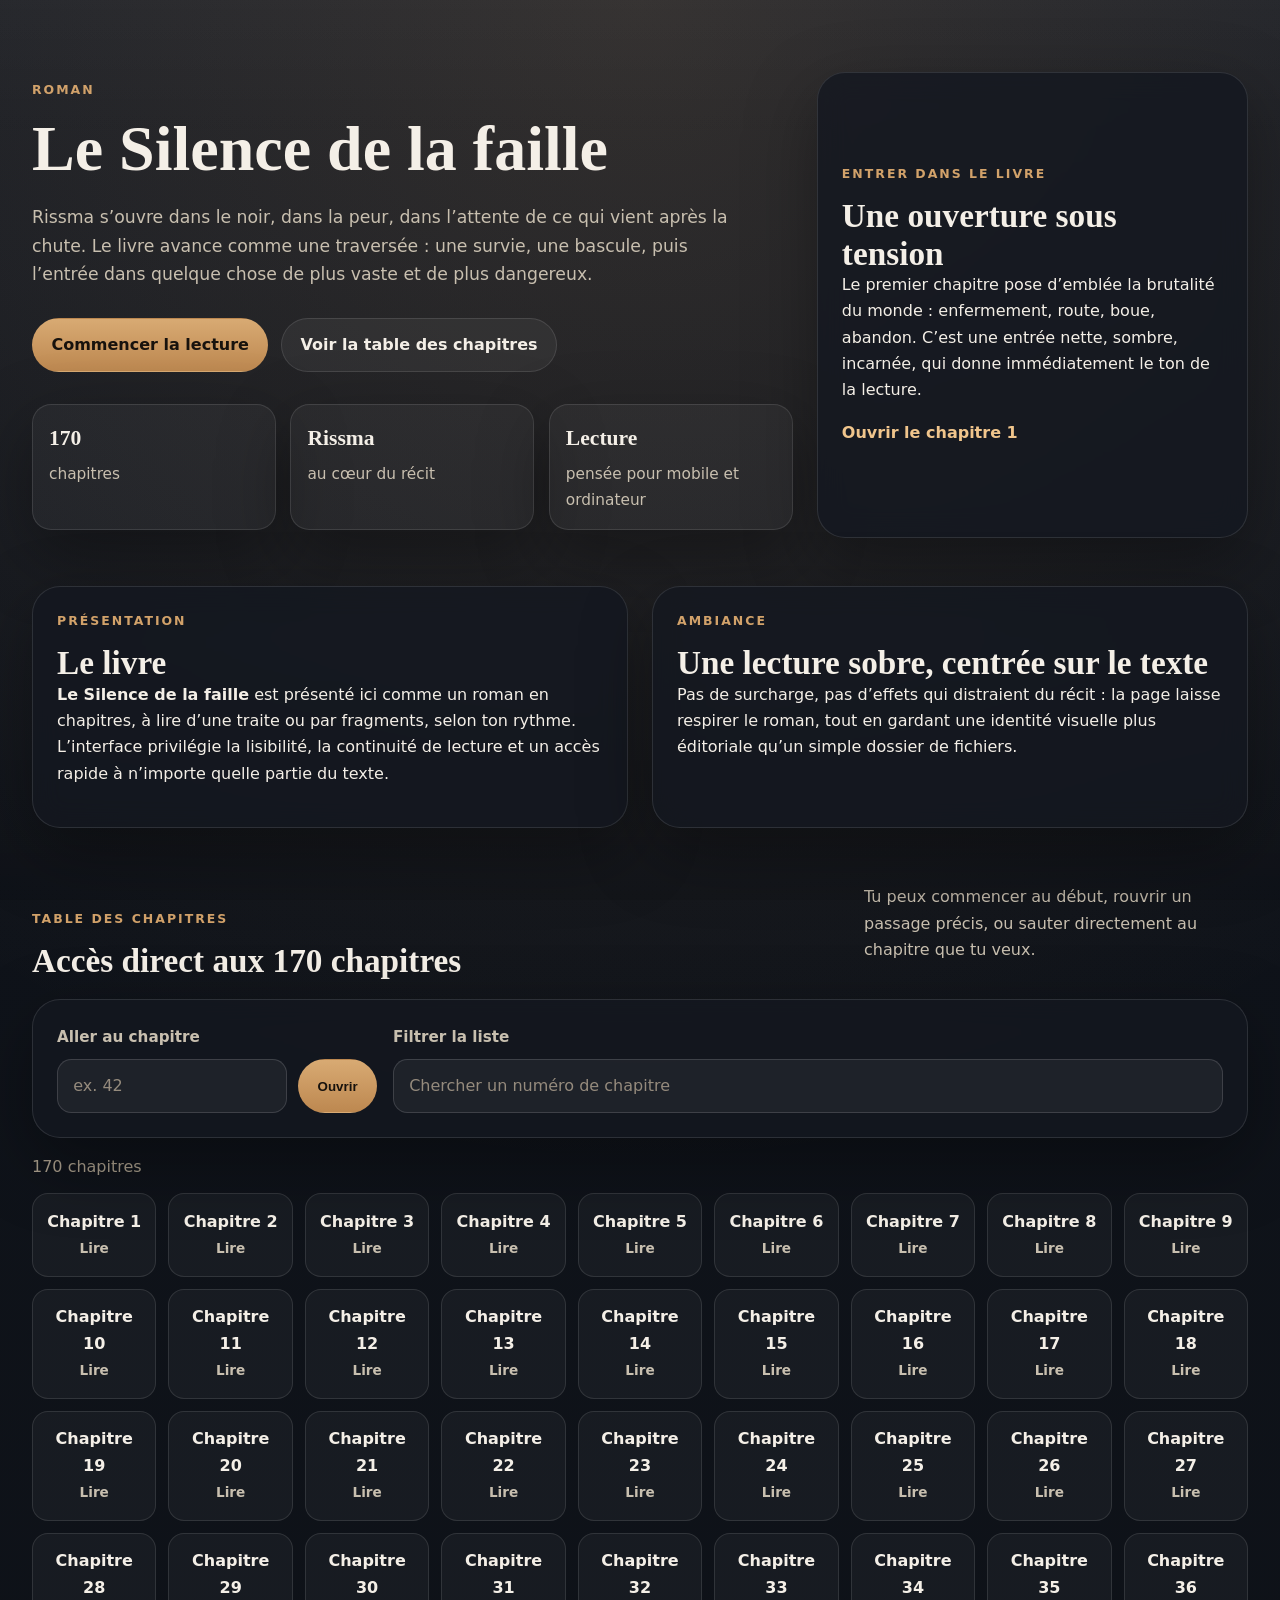
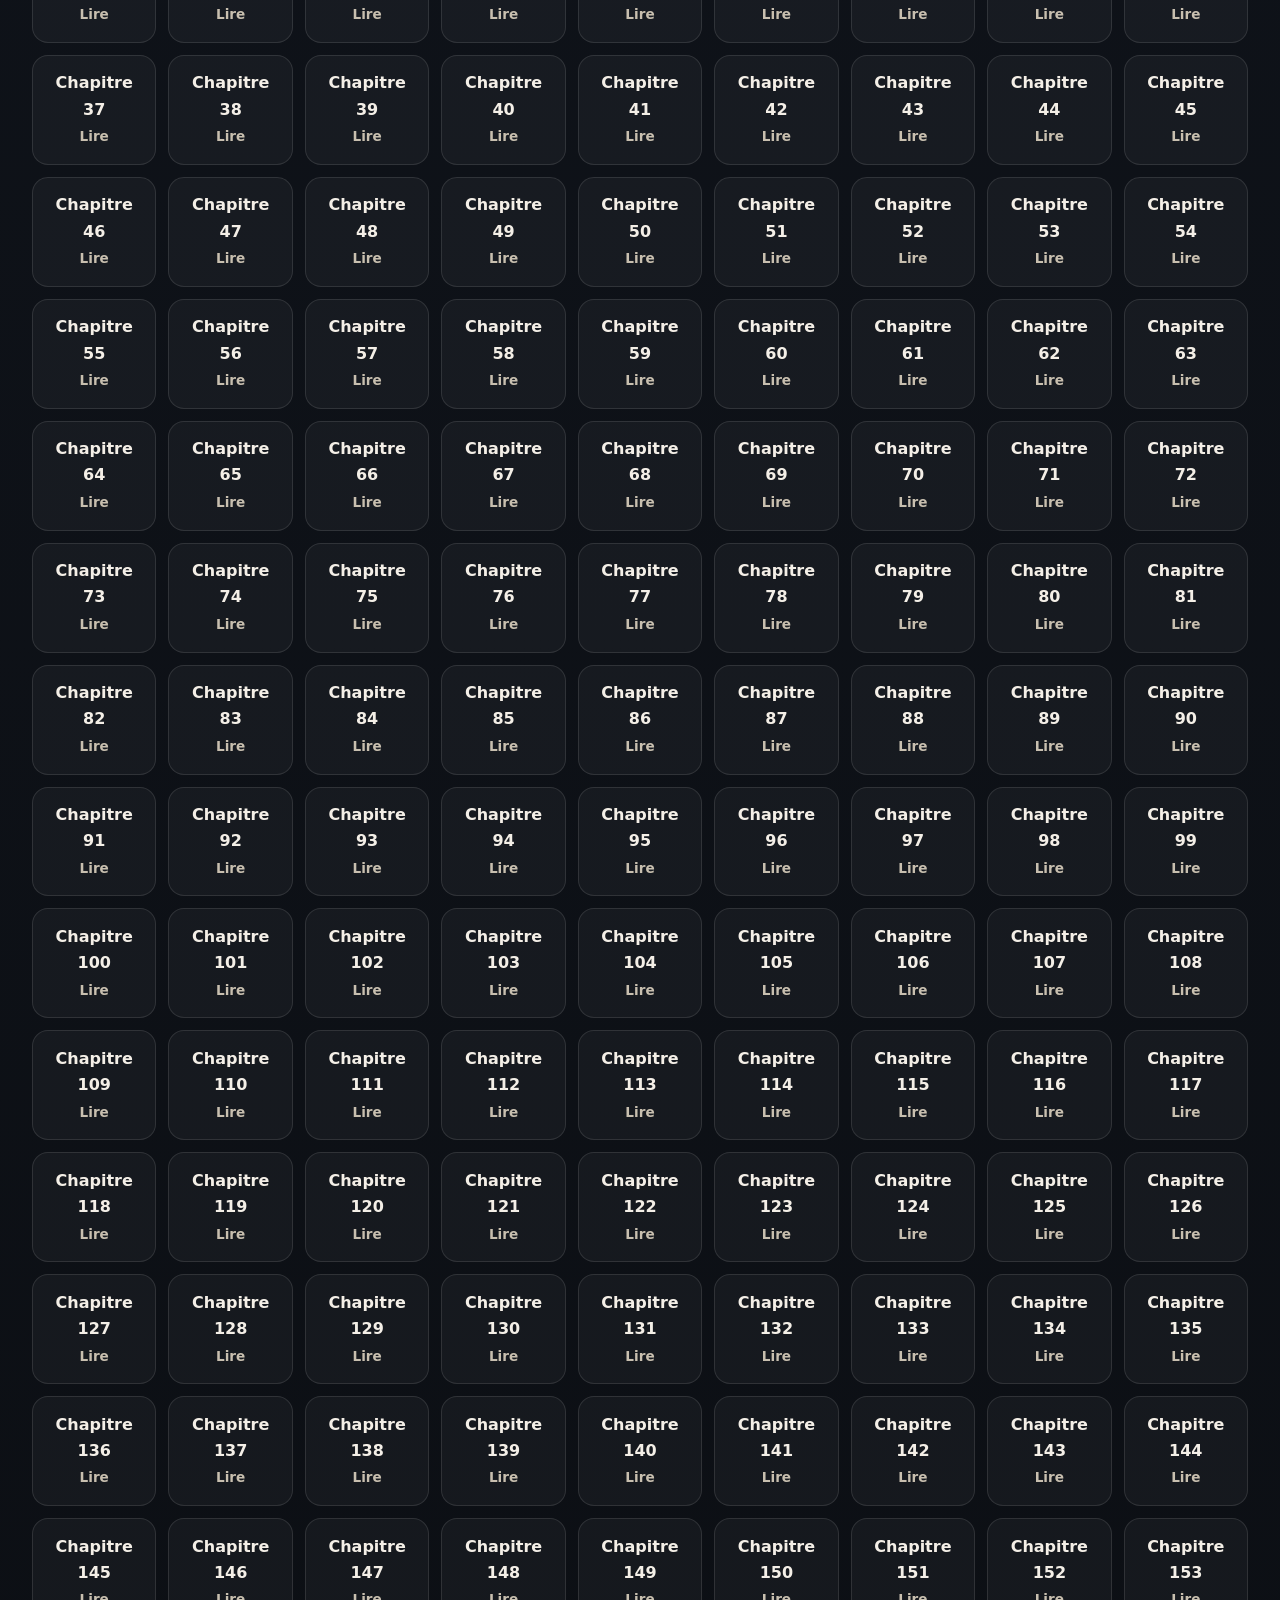
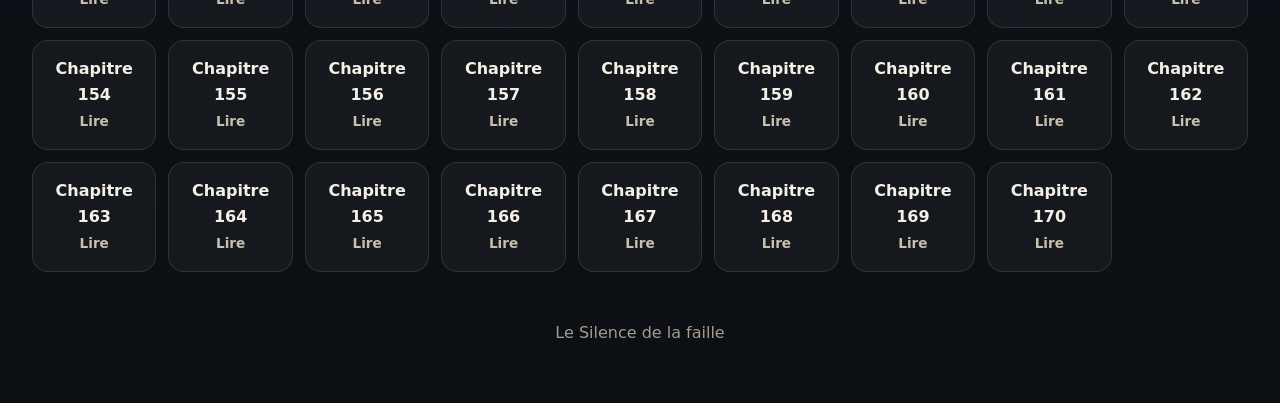
<file: index.html>
<!doctype html>
<html lang="fr">
  <head>
    <meta charset="utf-8" />
    <meta name="viewport" content="width=device-width, initial-scale=1" />
    <title>Le Silence de la faille</title>
    <meta
      name="description"
      content="Le Silence de la faille, roman en 170 chapitres. Lecture en ligne et accès direct à l'ensemble des chapitres."
    />
    <meta name="theme-color" content="#111318" />
    <link rel="stylesheet" href="./styles.css" />
    <script src="./site.js" defer></script>
  </head>
  <body class="landing-page" data-total-chapters="170">
    <header class="hero">
      <div class="container hero-grid">
        <div class="hero-copy">
          <p class="eyebrow">Roman</p>
          <h1>Le Silence de la faille</h1>
          <p class="hero-lede">
            Rissma s’ouvre dans le noir, dans la peur, dans l’attente de ce qui vient après la chute. Le livre avance
            comme une traversée&nbsp;: une survie, une bascule, puis l’entrée dans quelque chose de plus vaste et de plus
            dangereux.
          </p>

          <div class="hero-actions">
            <a class="button button-primary" href="./reader.html?chapter=1">Commencer la lecture</a>
            <a class="button button-secondary" href="#chapitres">Voir la table des chapitres</a>
          </div>

          <ul class="book-stats" aria-label="Informations sur le livre">
            <li>
              <strong>170</strong>
              <span>chapitres</span>
            </li>
            <li>
              <strong>Rissma</strong>
              <span>au cœur du récit</span>
            </li>
            <li>
              <strong>Lecture</strong>
              <span>pensée pour mobile et ordinateur</span>
            </li>
          </ul>
        </div>

        <aside class="hero-panel card">
          <p class="panel-label">Entrer dans le livre</p>
          <h2>Une ouverture sous tension</h2>
          <p>
            Le premier chapitre pose d’emblée la brutalité du monde&nbsp;: enfermement, route, boue, abandon. C’est une
            entrée nette, sombre, incarnée, qui donne immédiatement le ton de la lecture.
          </p>
          <div class="panel-actions">
            <a class="text-link" href="./reader.html?chapter=1">Ouvrir le chapitre 1</a>
          </div>
        </aside>
      </div>
    </header>

    <main>
      <section class="section section-intro">
        <div class="container intro-grid">
          <article class="card info-card">
            <p class="panel-label">Présentation</p>
            <h2>Le livre</h2>
            <p>
              <strong>Le Silence de la faille</strong> est présenté ici comme un roman en chapitres, à lire d’une traite ou
              par fragments, selon ton rythme. L’interface privilégie la lisibilité, la continuité de lecture et un accès
              rapide à n’importe quelle partie du texte.
            </p>
          </article>

          <article class="card info-card">
            <p class="panel-label">Ambiance</p>
            <h2>Une lecture sobre, centrée sur le texte</h2>
            <p>
              Pas de surcharge, pas d’effets qui distraient du récit&nbsp;: la page laisse respirer le roman, tout en gardant
              une identité visuelle plus éditoriale qu’un simple dossier de fichiers.
            </p>
          </article>
        </div>
      </section>

      <section id="chapitres" class="section chapter-library">
        <div class="container">
          <div class="section-heading">
            <div>
              <p class="eyebrow">Table des chapitres</p>
              <h2>Accès direct aux 170 chapitres</h2>
            </div>
            <p class="section-text">
              Tu peux commencer au début, rouvrir un passage précis, ou sauter directement au chapitre que tu veux.
            </p>
          </div>

          <div class="library-tools card">
            <form class="jump-form" data-jump-form>
              <label for="home-chapter-number">Aller au chapitre</label>
              <div class="jump-row">
                <input
                  id="home-chapter-number"
                  name="chapter"
                  type="number"
                  min="1"
                  max="170"
                  inputmode="numeric"
                  placeholder="ex. 42"
                  required
                />
                <button class="button button-primary" type="submit">Ouvrir</button>
              </div>
            </form>

            <div class="search-block">
              <label for="chapter-search">Filtrer la liste</label>
              <input
                id="chapter-search"
                data-chapter-search
                type="search"
                placeholder="Chercher un numéro de chapitre"
                autocomplete="off"
              />
            </div>
          </div>

          <p class="chapter-count" data-chapter-count>170 chapitres</p>
          <div class="chapter-list" data-chapter-list></div>
        </div>
      </section>
    </main>

    <footer class="site-footer">
      <div class="container">
        <p>Le Silence de la faille</p>
      </div>
    </footer>
  </body>
</html>
</file>
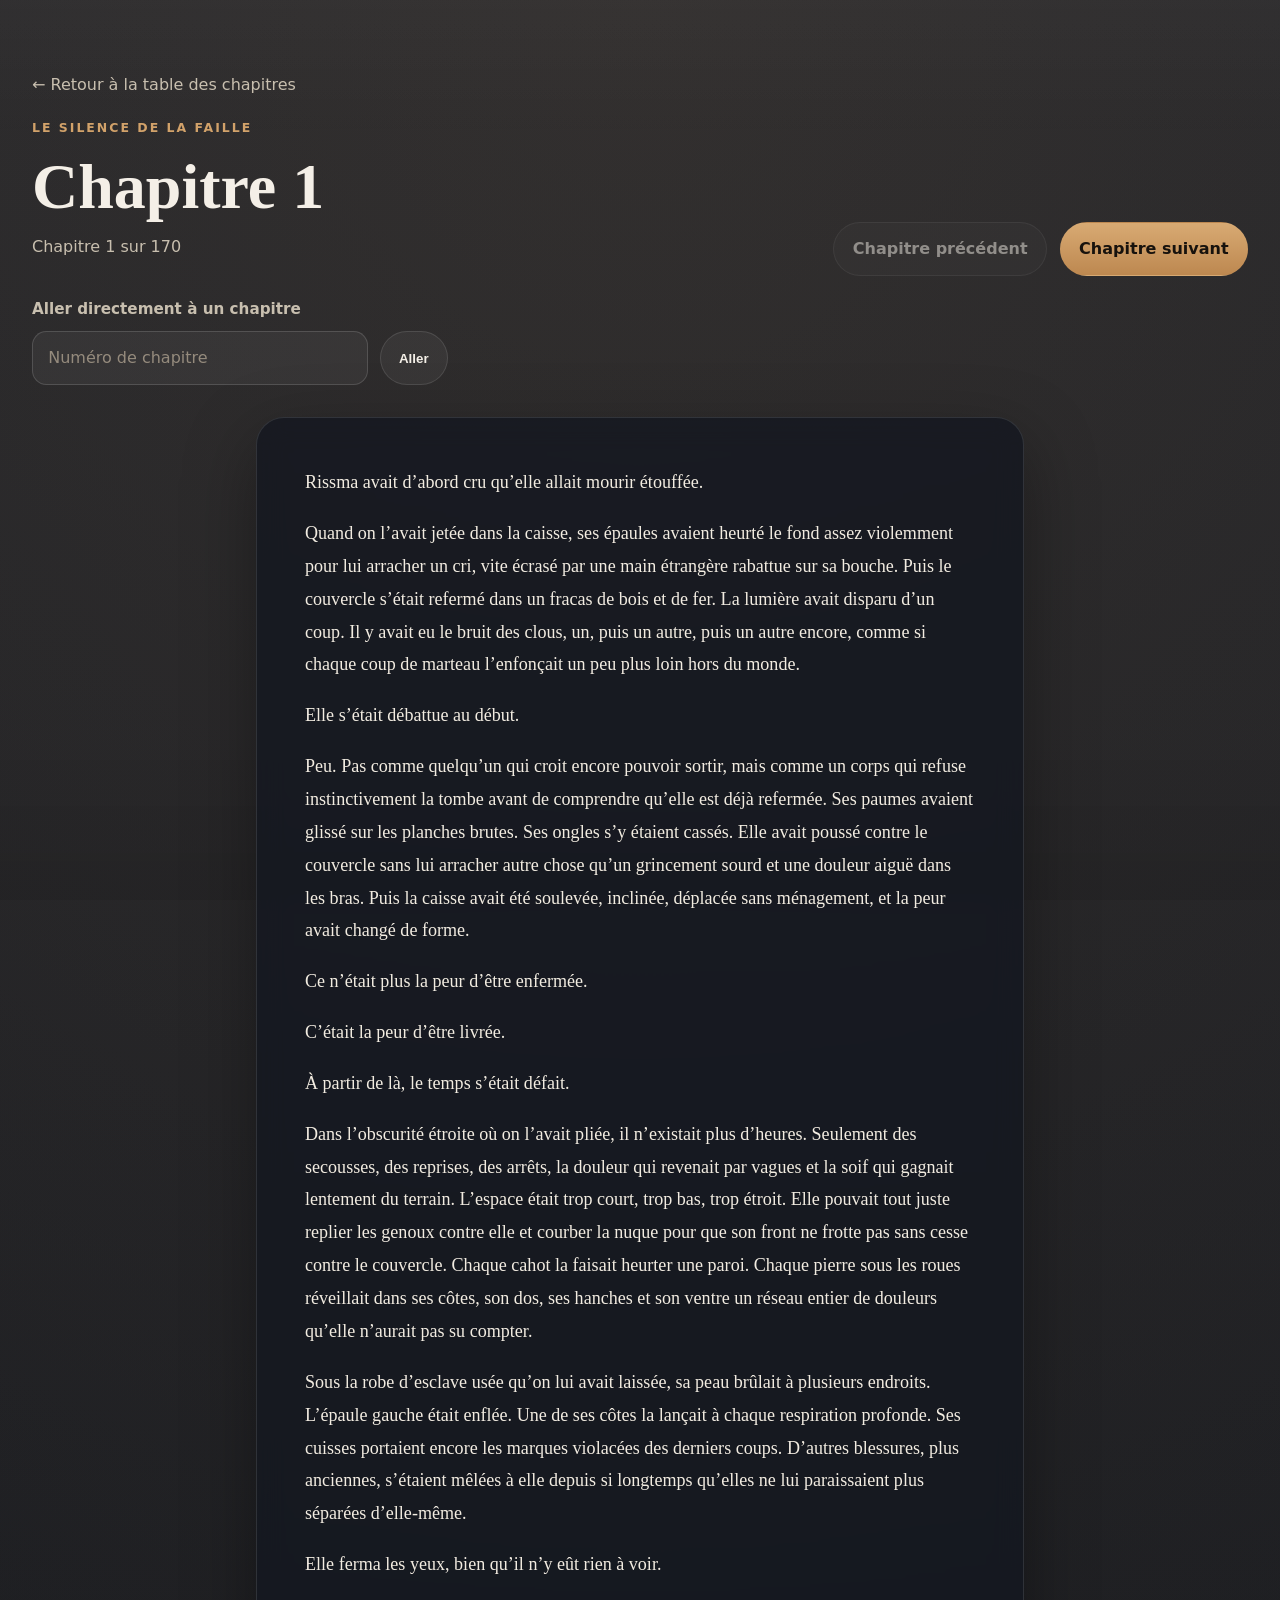
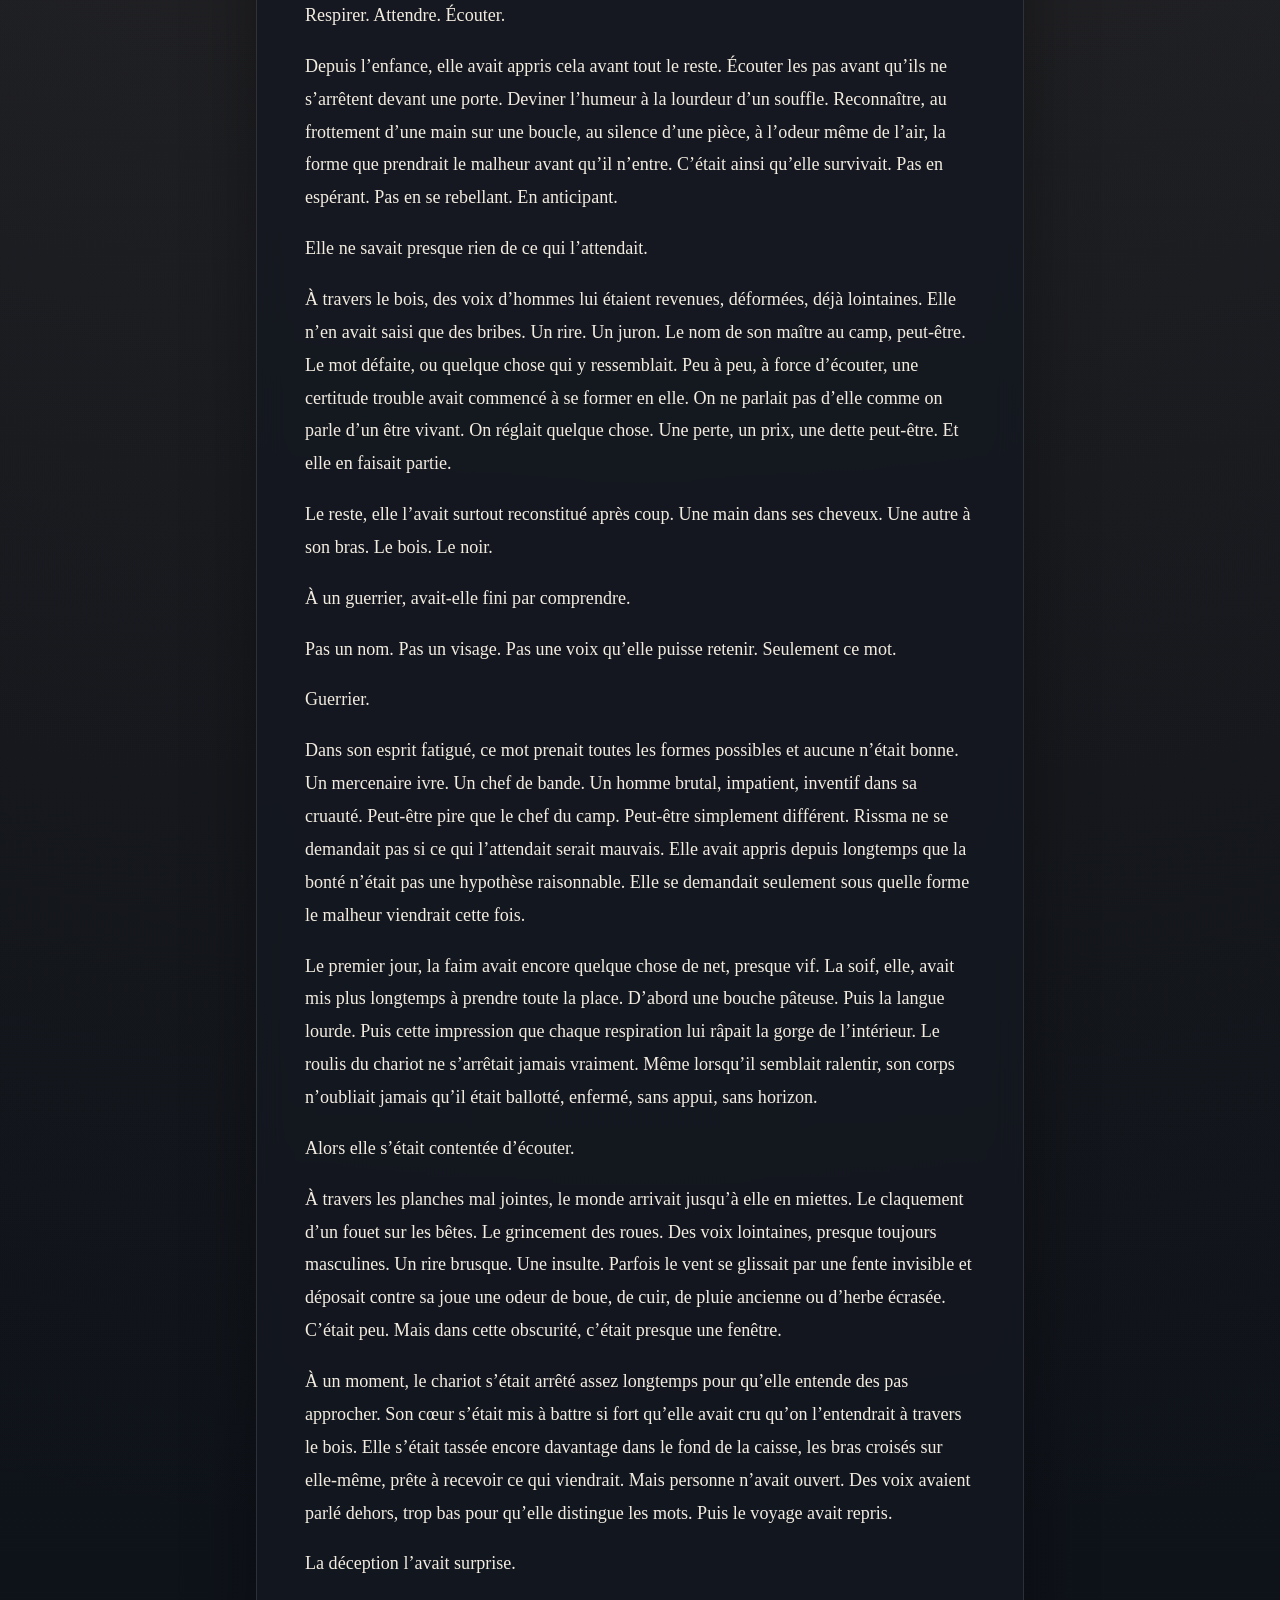
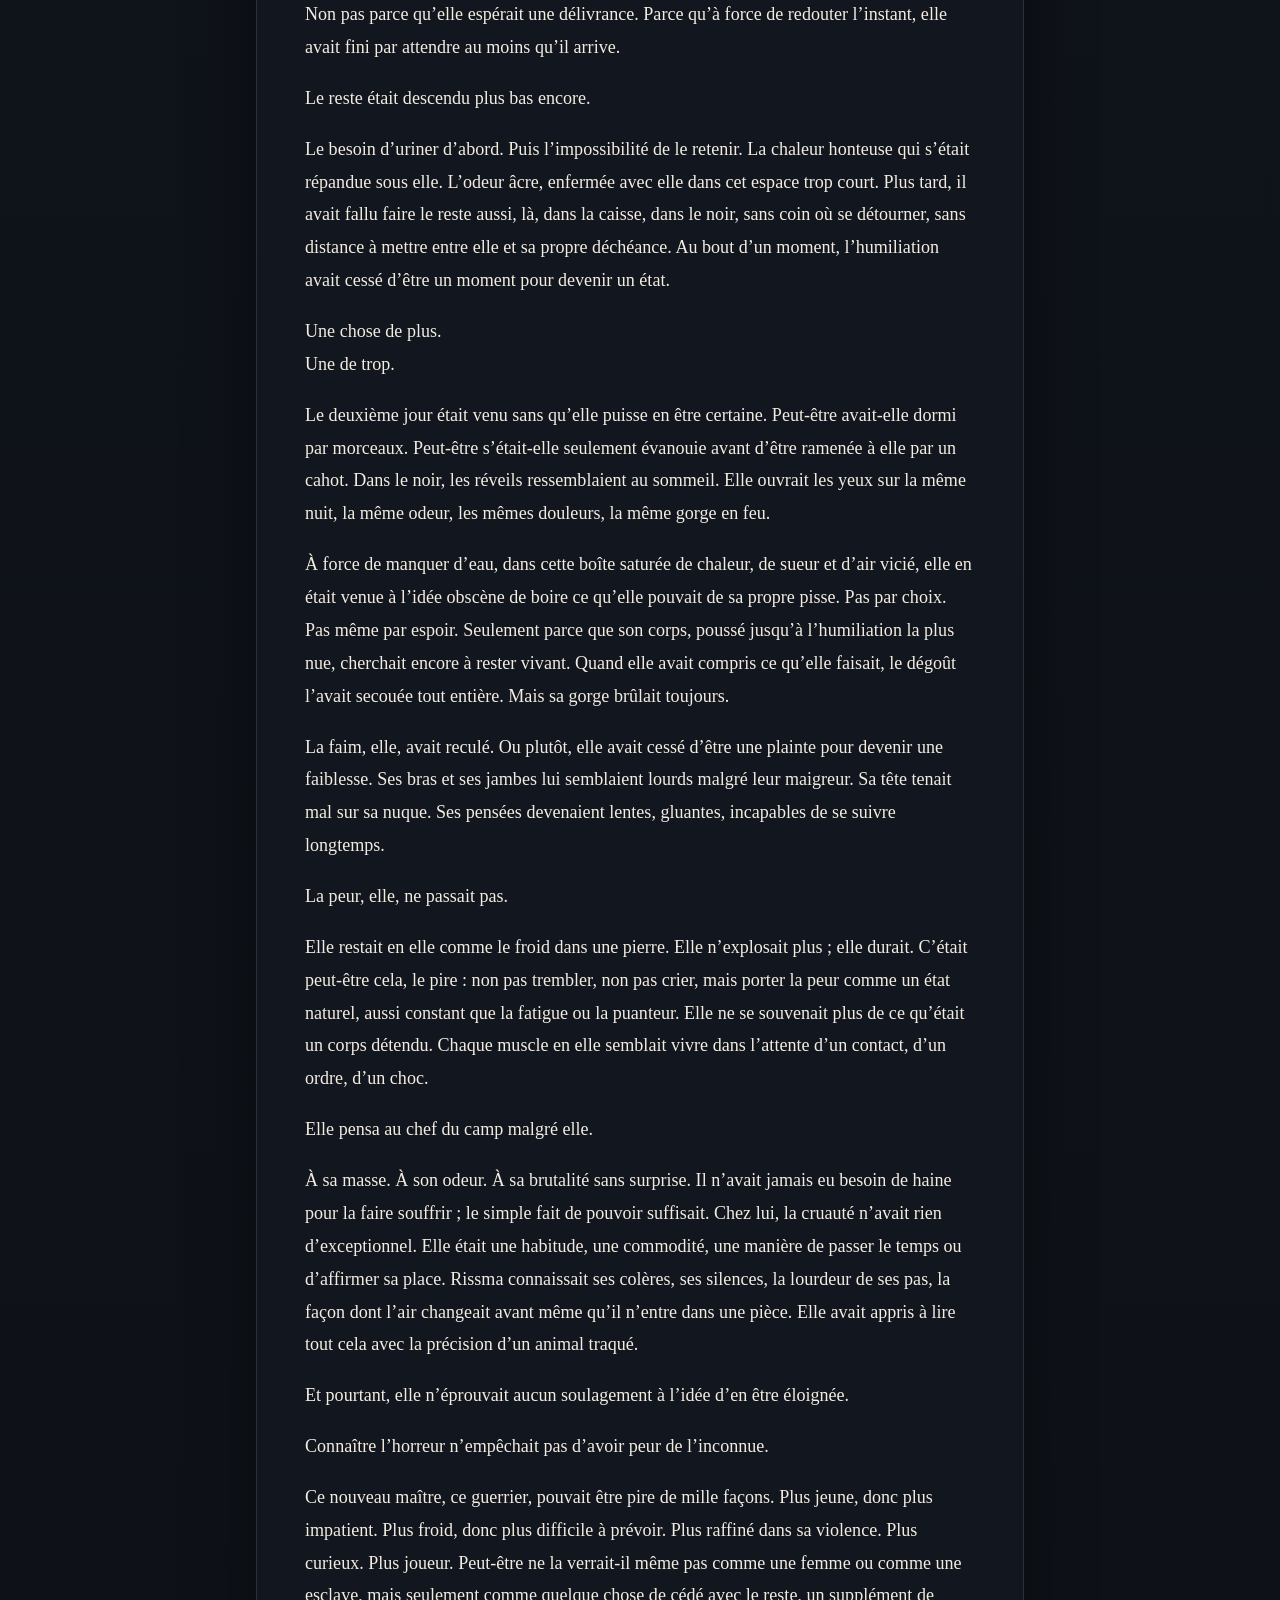
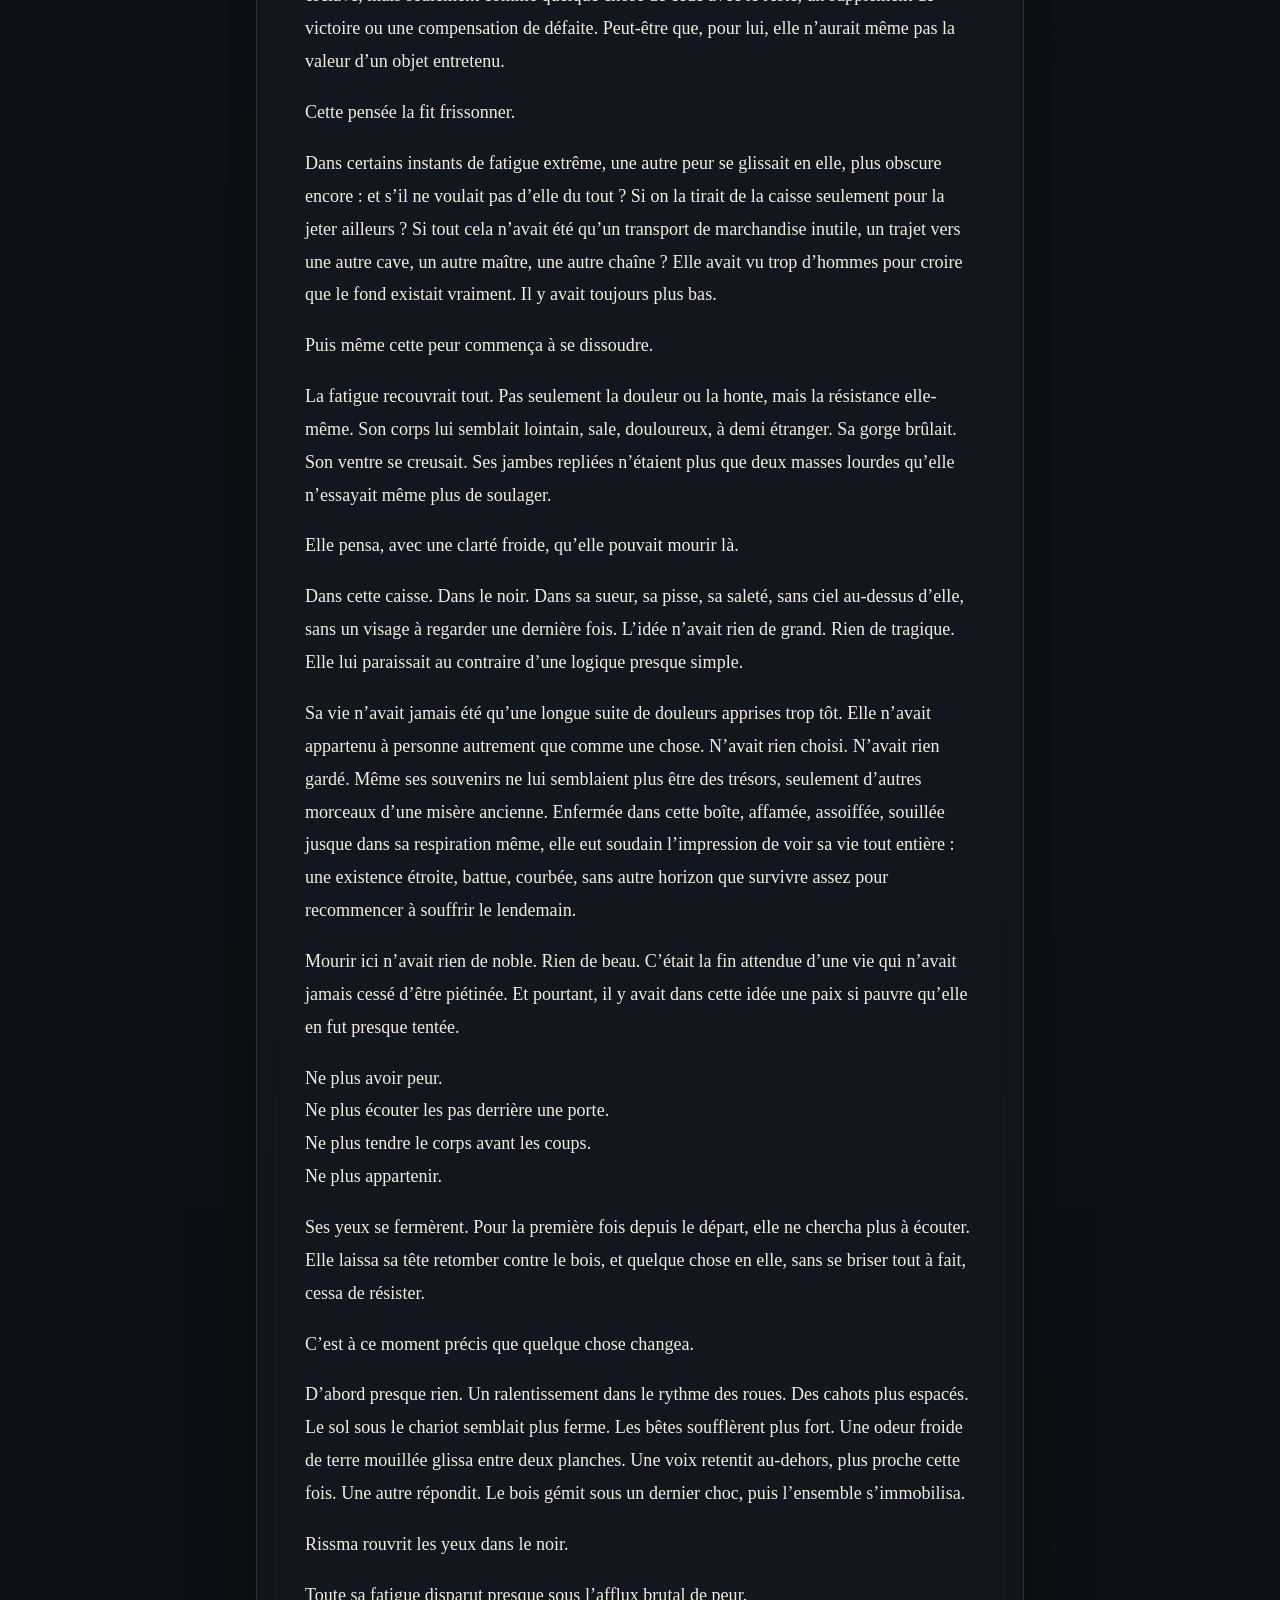
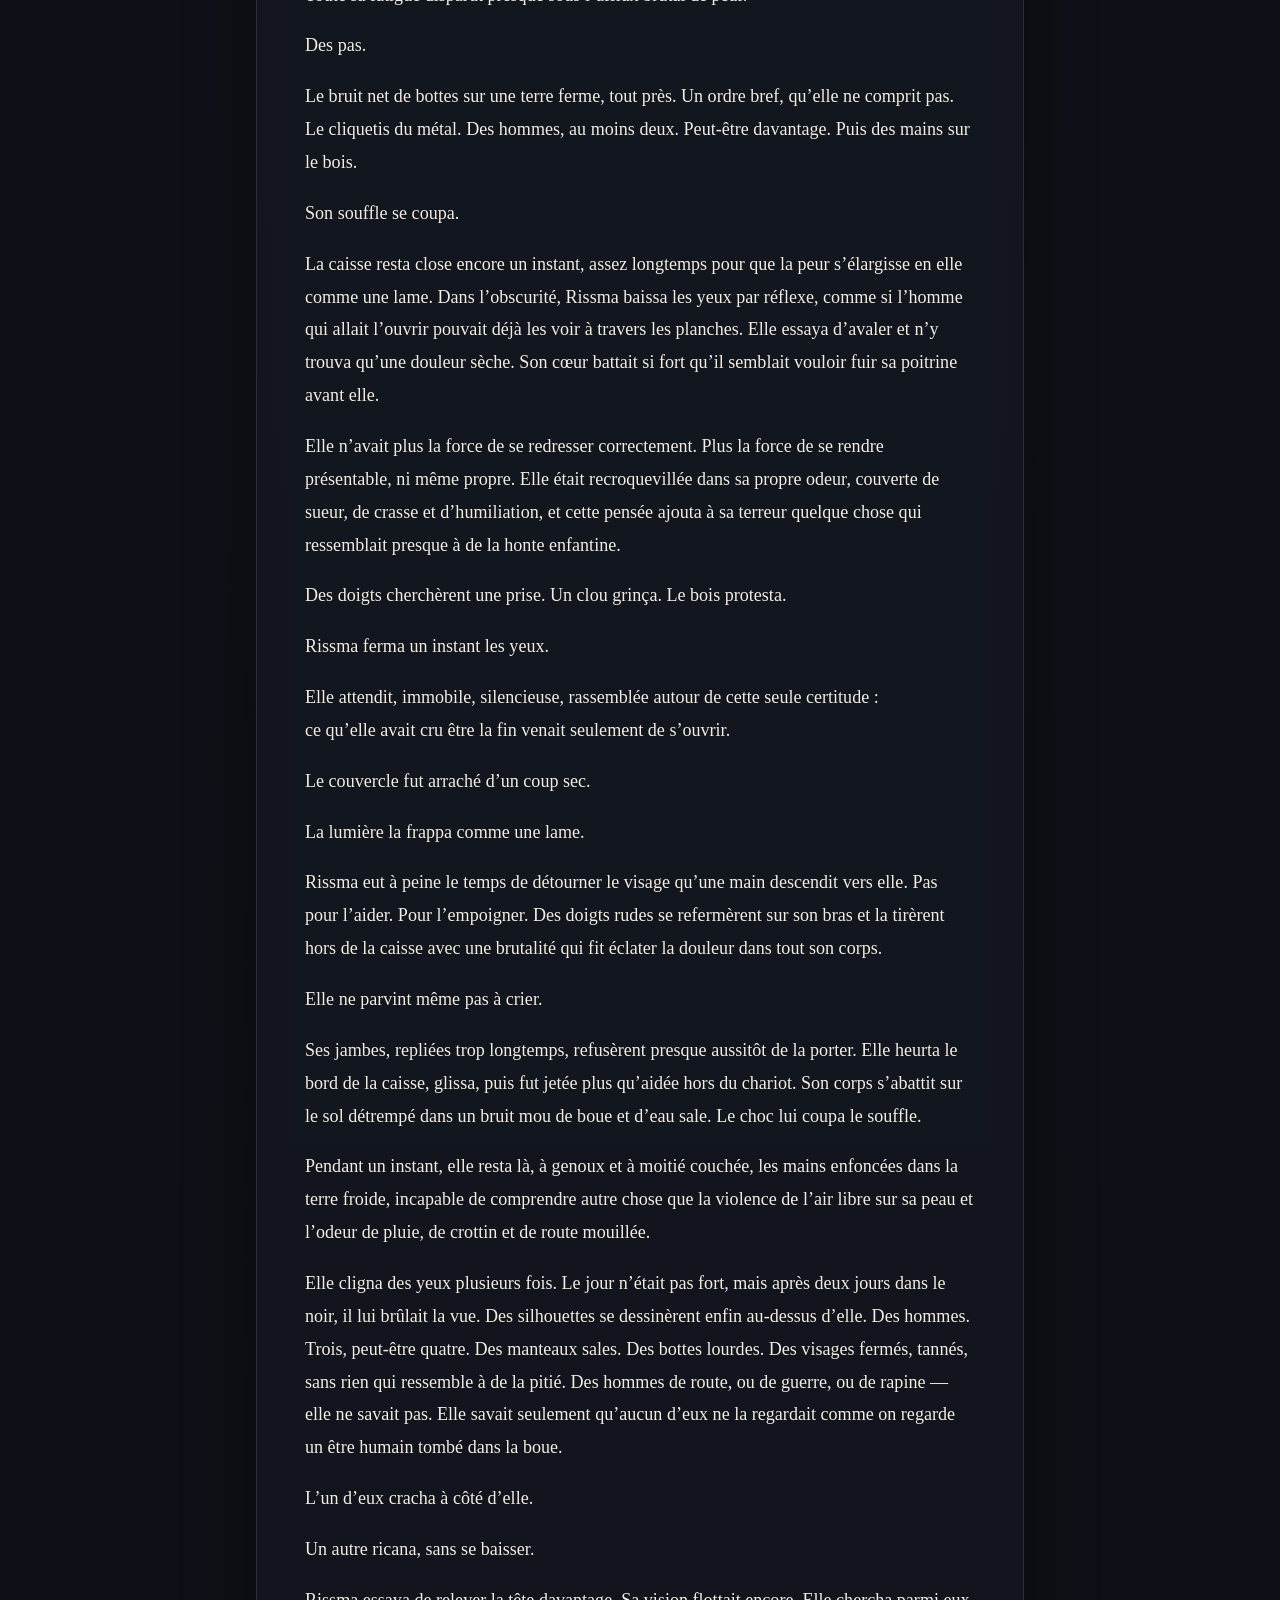
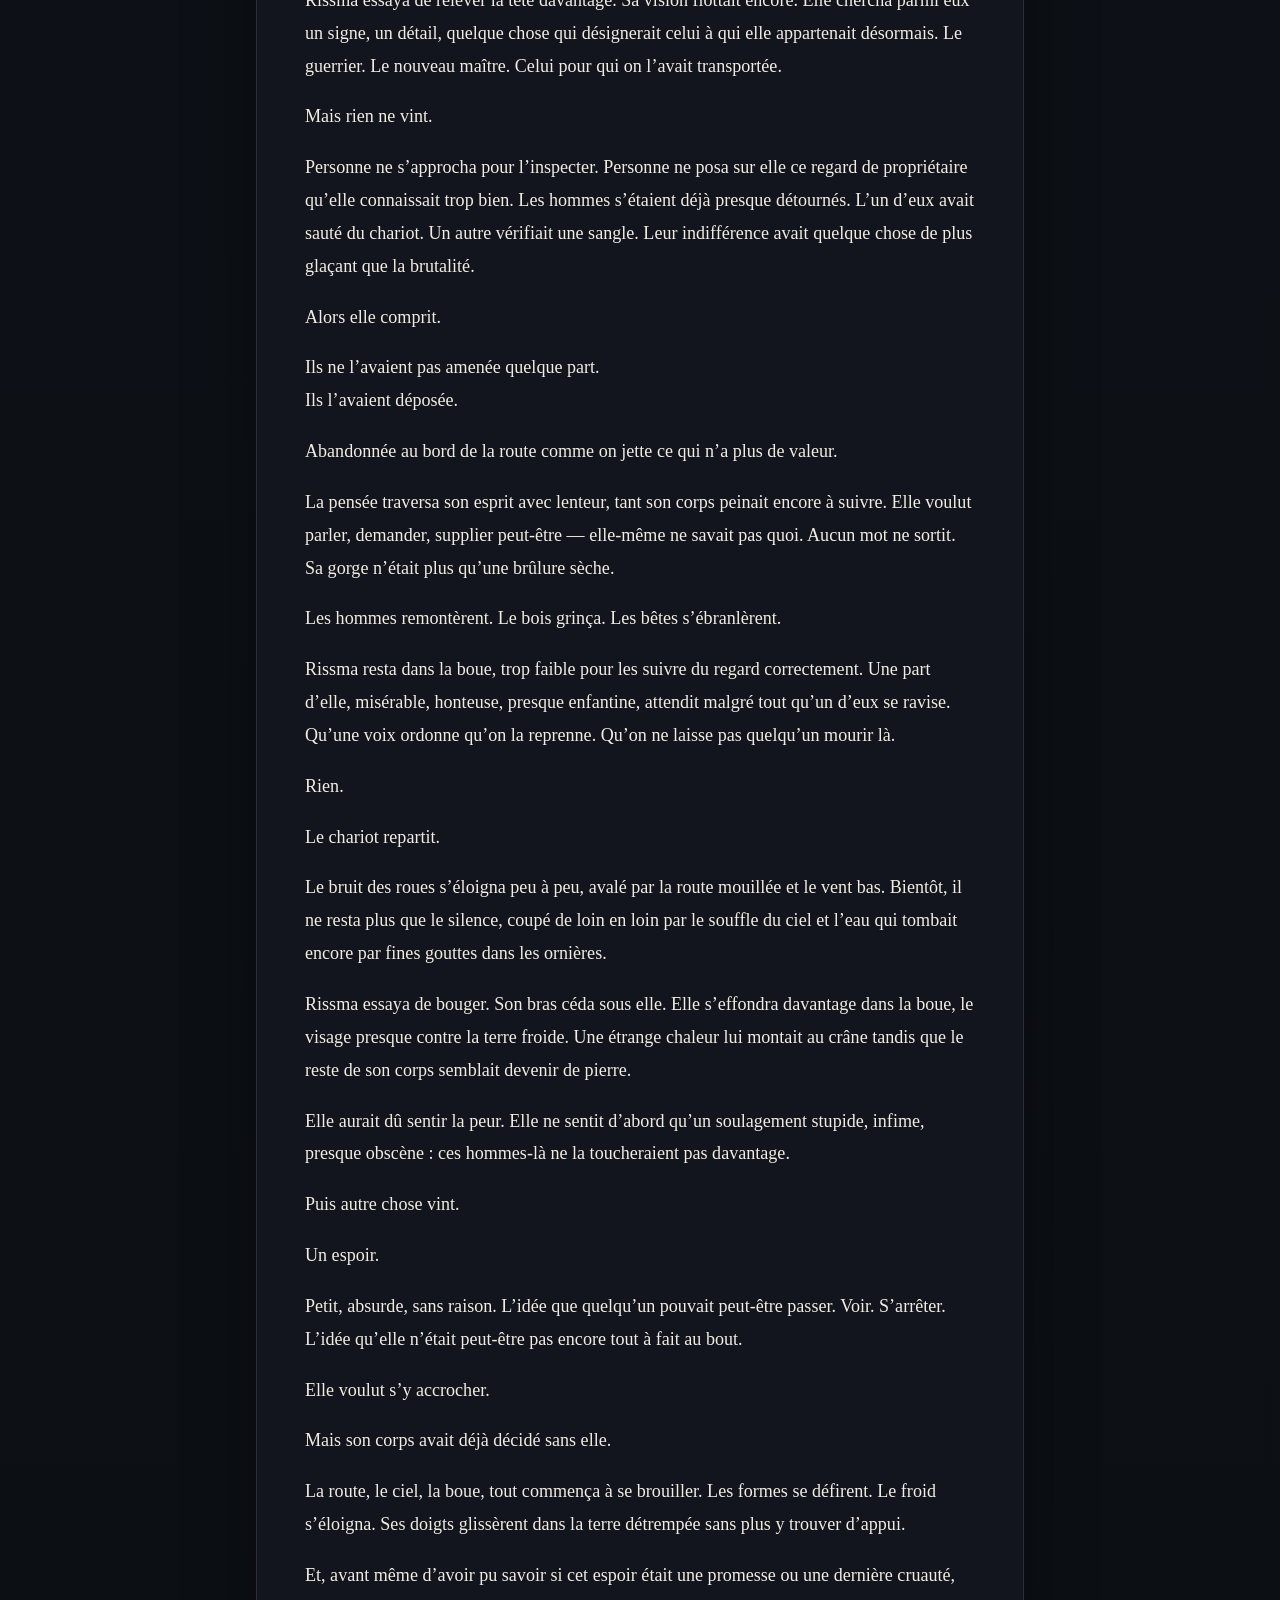
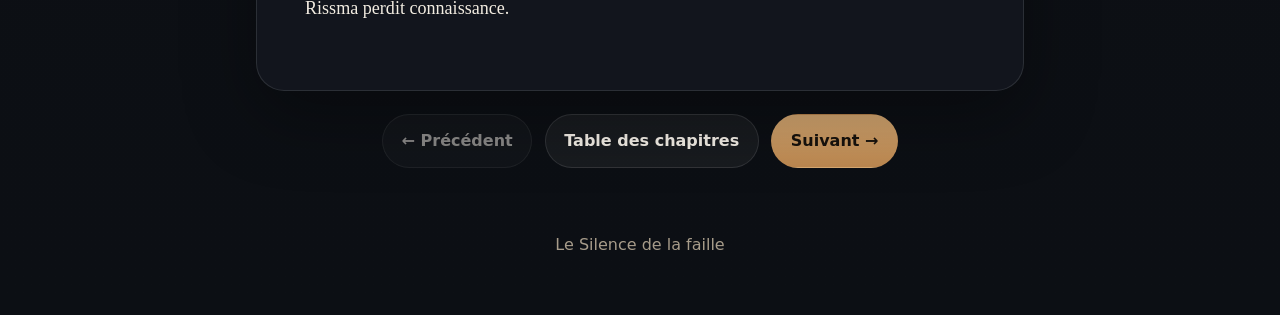
<file: reader.html>
<!doctype html>
<html lang="fr">
  <head>
    <meta charset="utf-8" />
    <meta name="viewport" content="width=device-width, initial-scale=1" />
    <title>Lecture — Le Silence de la faille</title>
    <meta
      name="description"
      content="Lecture en ligne de Le Silence de la faille, avec navigation entre les chapitres du roman."
    />
    <meta name="theme-color" content="#111318" />
    <link rel="stylesheet" href="./styles.css" />
    <script src="./site.js" defer></script>
  </head>
  <body class="reader-page" data-total-chapters="170">
    <header class="reader-hero">
      <div class="container">
        <a class="back-link" href="./index.html#chapitres">← Retour à la table des chapitres</a>

        <div class="reader-hero-grid">
          <div>
            <p class="eyebrow">Le Silence de la faille</p>
            <h1 data-page-title>Chapitre 1</h1>
            <p class="reader-progress" data-reader-progress>Chapitre 1 sur 170</p>
          </div>

          <div class="reader-actions">
            <a class="button button-secondary" data-prev-link href="./reader.html?chapter=1">Chapitre précédent</a>
            <a class="button button-primary" data-next-link href="./reader.html?chapter=2">Chapitre suivant</a>
          </div>
        </div>

        <form class="jump-form compact" data-jump-form>
          <label for="reader-chapter-number">Aller directement à un chapitre</label>
          <div class="jump-row">
            <input
              id="reader-chapter-number"
              name="chapter"
              type="number"
              min="1"
              max="170"
              inputmode="numeric"
              placeholder="Numéro de chapitre"
              required
            />
            <button class="button button-secondary" type="submit">Aller</button>
          </div>
        </form>
      </div>
    </header>

    <main class="container reading-shell">
      <section class="card reading-card">
        <p class="loading-state" data-loading-state>Chargement du chapitre…</p>
        <article class="prose" data-chapter-content></article>
      </section>

      <nav class="reader-bottom-nav" aria-label="Navigation entre les chapitres">
        <a class="button button-secondary" data-prev-link-bottom href="./reader.html?chapter=1">← Précédent</a>
        <a class="button button-secondary" href="./index.html#chapitres">Table des chapitres</a>
        <a class="button button-primary" data-next-link-bottom href="./reader.html?chapter=2">Suivant →</a>
      </nav>
    </main>

    <footer class="site-footer">
      <div class="container">
        <p>Le Silence de la faille</p>
      </div>
    </footer>
  </body>
</html>
</file>
<file: styles.css>
:root {
  --bg: #0c0f14;
  --bg-elevated: rgba(20, 24, 32, 0.82);
  --surface: rgba(255, 255, 255, 0.05);
  --surface-strong: rgba(255, 255, 255, 0.08);
  --border: rgba(255, 255, 255, 0.11);
  --text: #f4efe7;
  --muted: #c8bfaf;
  --soft: #a79c8a;
  --accent: #d2a26a;
  --accent-strong: #f0c58c;
  --shadow: 0 24px 70px rgba(0, 0, 0, 0.34);
  --radius-xl: 1.75rem;
  --radius-lg: 1.2rem;
  --radius-md: 0.95rem;
  --max-width: 76rem;
  --reading-width: 48rem;
}

* {
  box-sizing: border-box;
}

html {
  scroll-behavior: smooth;
}

body {
  margin: 0;
  min-height: 100vh;
  color: var(--text);
  background:
    radial-gradient(circle at top, rgba(210, 162, 106, 0.15), transparent 32%),
    linear-gradient(180deg, #171c25 0%, #0f131a 24%, var(--bg) 100%);
  font-family: Inter, ui-sans-serif, system-ui, -apple-system, BlinkMacSystemFont, "Segoe UI", sans-serif;
  line-height: 1.65;
}

::selection {
  background: rgba(210, 162, 106, 0.32);
}

body::before {
  content: "";
  position: fixed;
  inset: 0;
  pointer-events: none;
  background: linear-gradient(180deg, rgba(255, 255, 255, 0.03), transparent 16%, transparent 84%, rgba(0, 0, 0, 0.12));
  opacity: 0.6;
}

img {
  max-width: 100%;
  display: block;
}

.container {
  width: min(calc(100% - 2rem), var(--max-width));
  margin: 0 auto;
}

h1,
h2,
h3 {
  margin: 0;
  line-height: 1.12;
  font-family: "Iowan Old Style", "Palatino Linotype", "Book Antiqua", Georgia, serif;
}

h1 {
  font-size: clamp(2.8rem, 5vw, 5.2rem);
}

h2 {
  font-size: clamp(1.6rem, 2.6vw, 2.25rem);
}

h3 {
  font-size: 1.35rem;
}

p {
  margin: 0 0 1rem;
}

.eyebrow,
.panel-label {
  margin: 0 0 0.8rem;
  color: var(--accent);
  text-transform: uppercase;
  letter-spacing: 0.16em;
  font-size: 0.78rem;
  font-weight: 700;
}

.hero,
.reader-hero {
  padding: 4.5rem 0 2rem;
}

.hero-grid,
.reader-hero-grid,
.intro-grid {
  display: grid;
  gap: 1.5rem;
}

.hero-grid {
  grid-template-columns: minmax(0, 1.5fr) minmax(18rem, 0.85fr);
  align-items: stretch;
}

.hero-copy {
  padding: 0.5rem 0;
}

.hero-lede,
.section-text,
.reader-progress {
  color: var(--muted);
}

.hero-lede {
  max-width: 44rem;
  margin-top: 1.15rem;
  font-size: 1.08rem;
}

.hero-actions,
.panel-actions,
.reader-actions,
.reader-bottom-nav {
  display: flex;
  flex-wrap: wrap;
  gap: 0.8rem;
}

.hero-actions {
  margin-top: 1.8rem;
}

.book-stats {
  display: grid;
  grid-template-columns: repeat(3, minmax(0, 1fr));
  gap: 0.9rem;
  list-style: none;
  padding: 0;
  margin: 2rem 0 0;
}

.book-stats li {
  padding: 1rem 1rem 0.95rem;
  border: 1px solid var(--border);
  border-radius: var(--radius-lg);
  background: rgba(255, 255, 255, 0.04);
  box-shadow: var(--shadow);
}

.book-stats strong {
  display: block;
  margin-bottom: 0.25rem;
  font-size: 1.35rem;
  font-family: "Iowan Old Style", Georgia, serif;
}

.book-stats span {
  color: var(--muted);
  font-size: 0.96rem;
}

.card {
  border: 1px solid var(--border);
  border-radius: var(--radius-xl);
  background: var(--bg-elevated);
  backdrop-filter: blur(14px);
  box-shadow: var(--shadow);
}

.hero-panel,
.info-card,
.library-tools,
.reading-card {
  padding: 1.5rem;
}

.hero-panel {
  display: flex;
  flex-direction: column;
  justify-content: center;
}

.text-link {
  color: var(--accent-strong);
  text-decoration: none;
  font-weight: 600;
}

.text-link:hover,
.text-link:focus-visible {
  text-decoration: underline;
}

.section {
  padding: 1rem 0 2.5rem;
}

.intro-grid {
  grid-template-columns: repeat(2, minmax(0, 1fr));
}

.section-heading {
  display: grid;
  grid-template-columns: minmax(0, 1fr) minmax(18rem, 24rem);
  gap: 1.25rem;
  align-items: end;
  margin-bottom: 1.25rem;
}

.library-tools {
  display: grid;
  grid-template-columns: minmax(16rem, 20rem) minmax(0, 1fr);
  gap: 1rem;
  align-items: end;
}

.jump-form label,
.search-block label {
  display: inline-block;
  margin-bottom: 0.55rem;
  color: var(--muted);
  font-size: 0.95rem;
  font-weight: 600;
}

.jump-row {
  display: flex;
  gap: 0.7rem;
}

input[type="number"],
input[type="search"] {
  width: 100%;
  min-height: 3rem;
  padding: 0.8rem 0.95rem;
  border: 1px solid rgba(255, 255, 255, 0.14);
  border-radius: 0.9rem;
  background: rgba(255, 255, 255, 0.05);
  color: var(--text);
  font: inherit;
}

input[type="number"]::placeholder,
input[type="search"]::placeholder {
  color: #958b7d;
}

input:focus-visible {
  outline: 2px solid rgba(210, 162, 106, 0.55);
  outline-offset: 2px;
  border-color: rgba(210, 162, 106, 0.5);
}

.button {
  display: inline-flex;
  align-items: center;
  justify-content: center;
  min-height: 3rem;
  padding: 0.82rem 1.15rem;
  border-radius: 999px;
  border: 1px solid transparent;
  text-decoration: none;
  color: var(--text);
  font-weight: 650;
  transition:
    transform 160ms ease,
    background 160ms ease,
    border-color 160ms ease,
    color 160ms ease;
}

.button:hover,
.button:focus-visible {
  transform: translateY(-1px);
}

.button-primary {
  background: linear-gradient(180deg, #d8aa73, #bd8850);
  color: #17120d;
}

.button-primary:hover,
.button-primary:focus-visible {
  background: linear-gradient(180deg, #e7bc88, #ca955c);
}

.button-secondary {
  border-color: var(--border);
  background: rgba(255, 255, 255, 0.05);
}

.button-secondary:hover,
.button-secondary:focus-visible {
  border-color: rgba(210, 162, 106, 0.42);
  background: rgba(210, 162, 106, 0.12);
}

.button[aria-disabled="true"],
.button.is-disabled {
  opacity: 0.5;
  pointer-events: none;
}

.chapter-count {
  margin: 1rem 0 0.8rem;
  color: var(--soft);
}

.chapter-list {
  display: grid;
  grid-template-columns: repeat(auto-fit, minmax(7.2rem, 1fr));
  gap: 0.75rem;
}

.chapter-pill {
  display: inline-flex;
  align-items: center;
  justify-content: center;
  min-height: 3.15rem;
  padding: 0.9rem 0.75rem;
  border: 1px solid var(--border);
  border-radius: 1rem;
  background: rgba(255, 255, 255, 0.04);
  color: var(--text);
  text-decoration: none;
  text-align: center;
  font-weight: 600;
  transition:
    transform 160ms ease,
    border-color 160ms ease,
    background 160ms ease;
}

.chapter-pill:hover,
.chapter-pill:focus-visible {
  transform: translateY(-1px);
  border-color: rgba(210, 162, 106, 0.45);
  background: rgba(210, 162, 106, 0.12);
}

.chapter-pill span {
  color: var(--muted);
  font-size: 0.85rem;
}

.back-link {
  display: inline-flex;
  align-items: center;
  gap: 0.5rem;
  margin-bottom: 1.2rem;
  color: var(--muted);
  text-decoration: none;
}

.back-link:hover,
.back-link:focus-visible {
  color: var(--accent-strong);
}

.reader-hero-grid {
  grid-template-columns: minmax(0, 1fr) auto;
  align-items: end;
}

.reader-progress {
  margin-top: 0.7rem;
}

.jump-form.compact {
  width: min(26rem, 100%);
  margin-top: 1.25rem;
}

.reading-shell {
  padding-bottom: 3.5rem;
}

.reading-card {
  width: min(100%, var(--reading-width));
  margin: 0 auto;
  padding: clamp(1.35rem, 4vw, 3rem);
}

.loading-state,
.error-state {
  color: var(--muted);
}

.prose h1,
.prose h2,
.prose h3 {
  margin-bottom: 1rem;
}

.prose p {
  margin-bottom: 1.12rem;
  color: #f2ece1;
  font-family: "Iowan Old Style", "Palatino Linotype", "Book Antiqua", Georgia, serif;
  font-size: 1.13rem;
  line-height: 1.82;
}

.prose code {
  padding: 0.14rem 0.4rem;
  border-radius: 0.4rem;
  background: rgba(255, 255, 255, 0.08);
  font-family: ui-monospace, SFMono-Regular, Menlo, Consolas, monospace;
  font-size: 0.94em;
}

.reader-bottom-nav {
  justify-content: center;
  margin-top: 1.4rem;
}

.site-footer {
  padding: 0.5rem 0 2.5rem;
  color: var(--soft);
  text-align: center;
}

@media (max-width: 900px) {
  .hero-grid,
  .intro-grid,
  .section-heading,
  .library-tools,
  .reader-hero-grid {
    grid-template-columns: 1fr;
  }

  .reader-actions {
    margin-top: 0.75rem;
  }
}

@media (max-width: 720px) {
  .hero,
  .reader-hero {
    padding-top: 3.4rem;
  }

  .book-stats {
    grid-template-columns: 1fr;
  }

  .hero-panel,
  .info-card,
  .library-tools,
  .reading-card {
    padding: 1.15rem;
  }

  .jump-row,
  .hero-actions,
  .reader-actions,
  .reader-bottom-nav {
    flex-direction: column;
  }

  .button {
    width: 100%;
  }

  .chapter-list {
    grid-template-columns: repeat(2, minmax(0, 1fr));
  }

  .prose p {
    font-size: 1.05rem;
    line-height: 1.76;
  }
}
</file>
